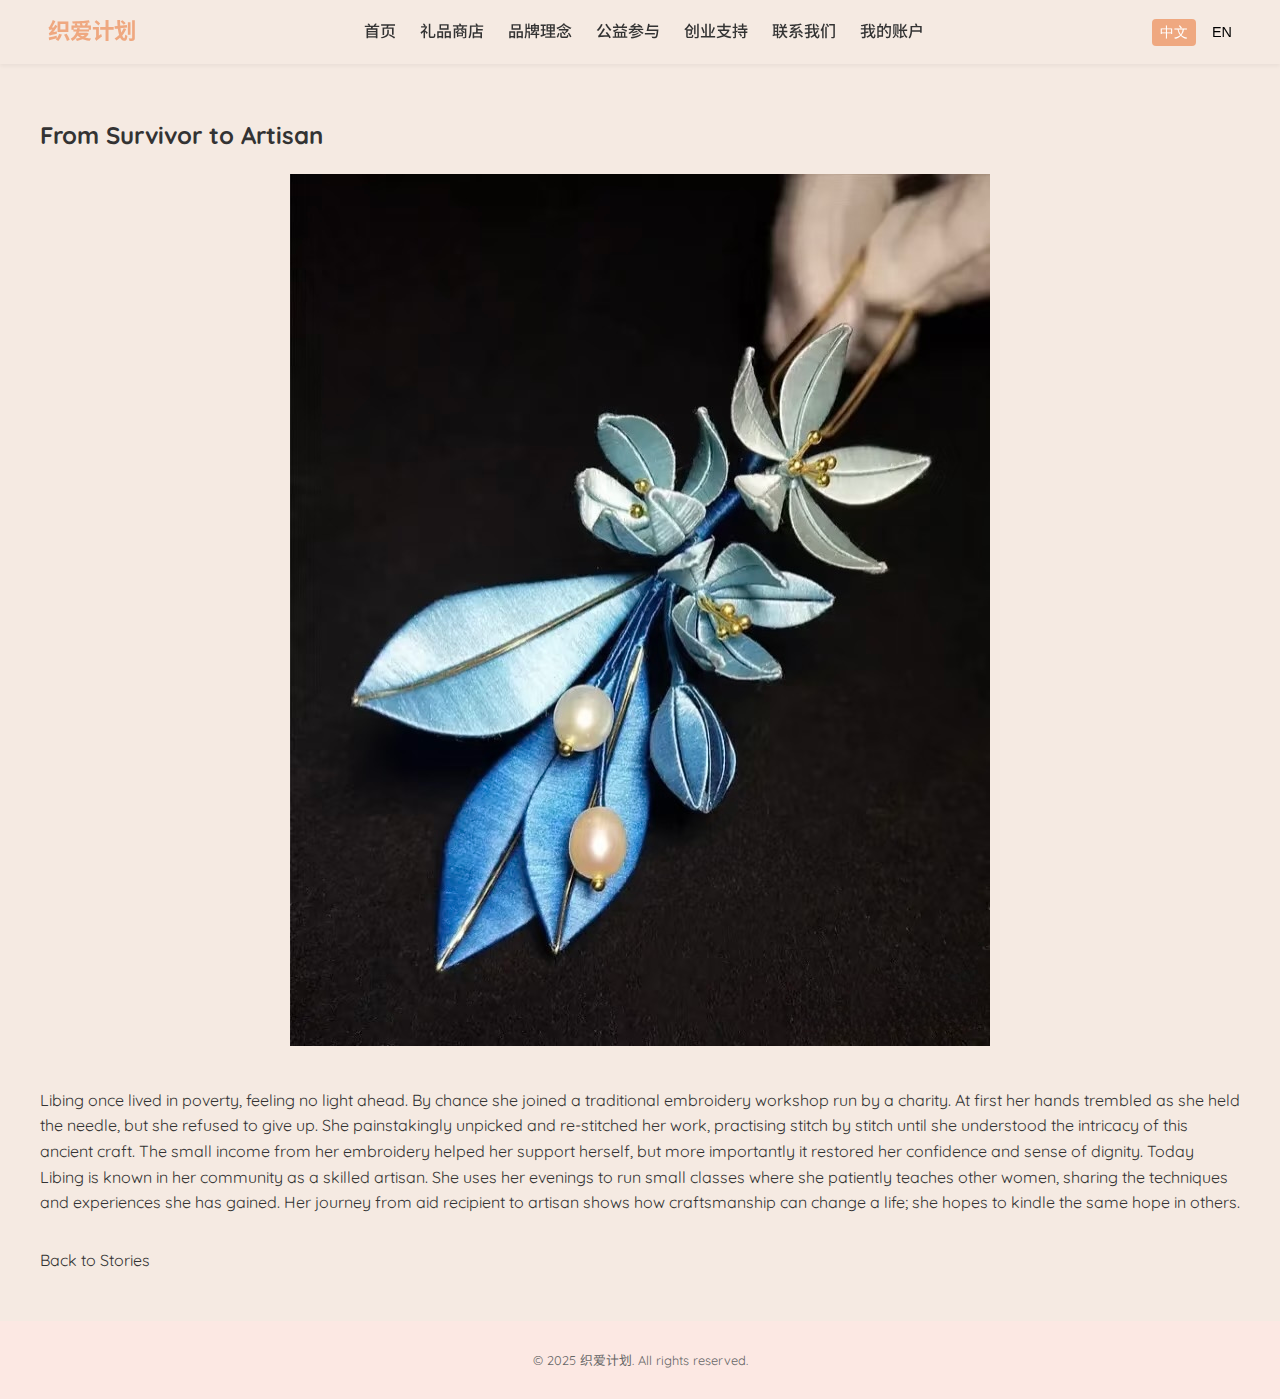
<file: story1.html>
<!DOCTYPE html>
<html>
  <head>
    <meta charset="utf-8">
    <meta name="viewport" content="width=device-width,initial-scale=1">
    <title data-i18n="story1Title">From Survivor to Artisan</title>
    <link rel="stylesheet" href="style.css">
    <link rel="stylesheet" href="https://cdnjs.cloudflare.com/ajax/libs/font-awesome/6.4.0/css/all.min.css" integrity="sha512-XxXf5Z2eKzKMGw5TFO7/XD0y7FPqvFb9uLBPJgJHSbLwYqDhRkCQ0WzSyfNK1vO/NGG+eMlFJY5Z6MfB5p/B3A==" crossorigin="anonymous" referrerpolicy="no-referrer" />
  </head>
  <body class="about">
    <header>
      <div class="nav-container">
        <a href="index.html" class="site-logo"><i class="fa-solid fa-yarn-ball"></i><span data-i18n="siteName">EmpowerHer Crafts</span></a>
        <nav class="nav-links">
          <a href="index.html" data-i18n="navHome">Home</a>
          <a href="shop.html" data-i18n="navShop">Shop</a>
          <a href="about.html" data-i18n="navAbout">About Us</a>
          <a href="impact.html" data-i18n="navImpact">Impact</a>
          <a href="empower.html" data-i18n="navEmpower">EmpowerHer</a>
          <a href="contact.html" data-i18n="navContact">Contact</a>
          <a href="account.html" data-i18n="navAccount">My Account</a>
        </nav>
        <div class="lang-switch">
          <button data-lang="zh">中文</button>
          <button data-lang="en">EN</button>
        </div>
      </div>
    </header>
    <main class="container">
      <article class="story-detail">
        <h2 data-i18n="story1Title">From Survivor to Artisan</h2>
        <img src="assets/story1.jpg" alt="From Survivor to Artisan" style="width:100%;max-width:700px;display:block;margin:auto;">
        <p data-i18n="story1Content" style="white-space:pre-line;margin-top:1rem;">
          Libing once lived in poverty, feeling no light ahead. By chance she joined a traditional embroidery workshop run by a charity. At first her hands trembled as she held the needle, but she refused to give up. She painstakingly unpicked and re‑stitched her work, practising stitch by stitch until she understood the intricacy of this ancient craft. The small income from her embroidery helped her support herself, but more importantly it restored her confidence and sense of dignity. Today Libing is known in her community as a skilled artisan. She uses her evenings to run small classes where she patiently teaches other women, sharing the techniques and experiences she has gained. Her journey from aid recipient to artisan shows how craftsmanship can change a life; she hopes to kindle the same hope in others.
        </p>
        <p style="margin-top:2rem;">
          <a href="about.html#story-grid" class="btn" data-i18n="backToStories">Back to Stories</a>
        </p>
      </article>
    </main>
    <footer>
      <p>&copy; 2025 <span data-i18n="siteName">EmpowerHer Crafts</span>. All rights reserved.</p>
    </footer>
    <script src="script.js"></script>
  </body>
</html>
</file>
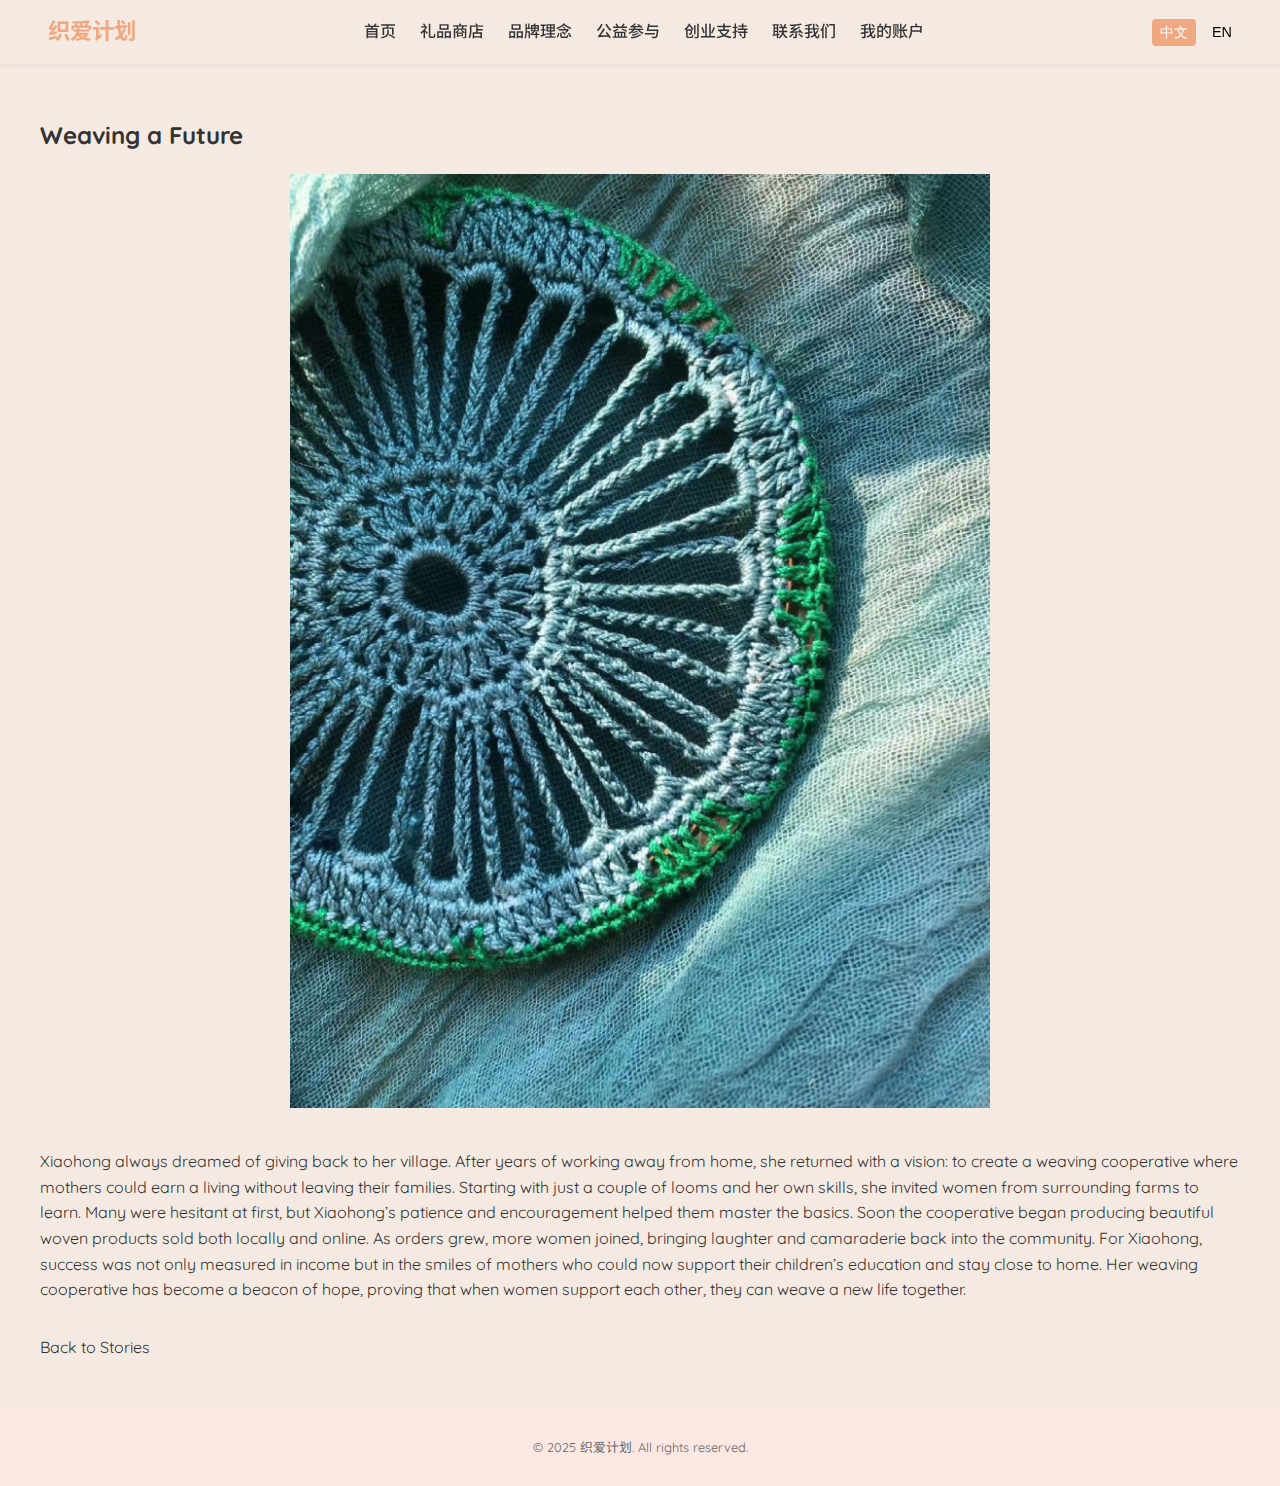
<file: story2.html>
<!DOCTYPE html>
<html>
  <head>
    <meta charset="utf-8">
    <meta name="viewport" content="width=device-width,initial-scale=1">
    <title data-i18n="story2Title">Weaving a Future</title>
    <link rel="stylesheet" href="style.css">
    <link rel="stylesheet" href="https://cdnjs.cloudflare.com/ajax/libs/font-awesome/6.4.0/css/all.min.css" integrity="sha512-XxXf5Z2eKzKMGw5TFO7/XD0y7FPqvFb9uLBPJgJHSbLwYqDhRkCQ0WzSyfNK1vO/NGG+eMlFJY5Z6MfB5p/B3A==" crossorigin="anonymous" referrerpolicy="no-referrer" />
  </head>
  <body class="about">
    <header>
      <div class="nav-container">
        <a href="index.html" class="site-logo"><i class="fa-solid fa-yarn-ball"></i><span data-i18n="siteName">EmpowerHer Crafts</span></a>
        <nav class="nav-links">
          <a href="index.html" data-i18n="navHome">Home</a>
          <a href="shop.html" data-i18n="navShop">Shop</a>
          <a href="about.html" data-i18n="navAbout">About Us</a>
          <a href="impact.html" data-i18n="navImpact">Impact</a>
          <a href="empower.html" data-i18n="navEmpower">EmpowerHer</a>
          <a href="contact.html" data-i18n="navContact">Contact</a>
          <a href="account.html" data-i18n="navAccount">My Account</a>
        </nav>
        <div class="lang-switch">
          <button data-lang="zh">中文</button>
          <button data-lang="en">EN</button>
        </div>
      </div>
    </header>
    <main class="container">
      <article class="story-detail">
        <h2 data-i18n="story2Title">Weaving a Future</h2>
        <img src="assets/story2.jpg" alt="Weaving a Future" style="width:100%;max-width:700px;display:block;margin:auto;">
        <p data-i18n="story2Content" style="white-space:pre-line;margin-top:1rem;">
          Xiaohong always dreamed of giving back to her village. After years of working away from home, she returned with a vision: to create a weaving cooperative where mothers could earn a living without leaving their families. Starting with just a couple of looms and her own skills, she invited women from surrounding farms to learn. Many were hesitant at first, but Xiaohong’s patience and encouragement helped them master the basics. Soon the cooperative began producing beautiful woven products sold both locally and online. As orders grew, more women joined, bringing laughter and camaraderie back into the community. For Xiaohong, success was not only measured in income but in the smiles of mothers who could now support their children’s education and stay close to home. Her weaving cooperative has become a beacon of hope, proving that when women support each other, they can weave a new life together.
        </p>
        <p style="margin-top:2rem;">
          <a href="about.html#story-grid" class="btn" data-i18n="backToStories">Back to Stories</a>
        </p>
      </article>
    </main>
    <footer>
      <p>&copy; 2025 <span data-i18n="siteName">EmpowerHer Crafts</span>. All rights reserved.</p>
    </footer>
    <script src="script.js"></script>
  </body>
</html>
</file>
<file: style.css>
/*
 * Global stylesheet for EmpowerHer Crafts website.
 *
 * The colour palette draws on warm neutrals and soft pastels as
 * recommended in the project brief – beige, dusty pink, bamboo green
 * and warm orange – to convey a feeling of handmade warmth and
 * feminine energy【407956085884721†L18-L19】.  The typography is set in
 * Quicksand and Noto Sans SC for bilingual support.  Layouts are
 * responsive using CSS grid and flexbox.
 */

/* Import Google Fonts for English and Chinese text. */
@import url('https://fonts.googleapis.com/css2?family=Quicksand:wght@400;500;700&family=Noto+Sans+SC:wght@400;500;700&display=swap');

:root {
  /* colour variables */
  --color-primary: #f5eae2; /* soft beige */
  --color-secondary: #fce8e3; /* light rose */
  --color-accent: #a8bfa0;    /* bamboo green */
  --color-highlight: #efa880; /* warm orange */
  --color-text: #333333;
  --color-light-text: #666666;
  --nav-height: 64px;
}

html, body {
  margin: 0;
  padding: 0;
  font-family: 'Quicksand', 'Noto Sans SC', sans-serif;
  line-height: 1.6;
  background-color: var(--color-primary);
  color: var(--color-text);
}

a {
  color: inherit;
  text-decoration: none;
}

ul {
  list-style: none;
  padding: 0;
  margin: 0;
}

header {
  position: sticky;
  top: 0;
  z-index: 1000;
  background-color: var(--color-primary);
  box-shadow: 0 2px 4px rgba(0, 0, 0, 0.05);
}

/* Navigation bar styling */
.nav-container {
  max-width: 1200px;
  margin: 0 auto;
  padding: 0 1rem;
  display: flex;
  align-items: center;
  justify-content: space-between;
  height: var(--nav-height);
}

.site-logo {
  font-weight: 700;
  font-size: 1.4rem;
  color: var(--color-highlight);
  display: flex;
  align-items: center;
}

.site-logo i {
  margin-right: 0.5rem;
}

.nav-links {
  display: flex;
  gap: 1.5rem;
  align-items: center;
}

.nav-links a {
  font-weight: 500;
  transition: color 0.2s;
}

.nav-links a:hover,
.nav-links a.active {
  color: var(--color-highlight);
}

/* Language toggle */
.lang-switch {
  display: flex;
  gap: 0.5rem;
  align-items: center;
}

.lang-switch button {
  background: none;
  border: none;
  font-size: 0.9rem;
  padding: 0.25rem 0.5rem;
  cursor: pointer;
  border-radius: 4px;
  transition: background-color 0.2s;
}

.lang-switch button.active {
  background-color: var(--color-highlight);
  color: white;
}

/* General container */
.container {
  max-width: 1200px;
  margin: 0 auto;
  padding: 2rem 1rem;
}

/* Hero section */
.hero {
  position: relative;
  /* Use new blue‑green weaving‑inspired background that coordinates with product images */
  background-image: url('assets/banner-coord3.jpg');
  background-size: cover;
  background-position: center;
  color: #422c2b;
  display: flex;
  align-items: center;
  justify-content: center;
  text-align: center;
  height: 60vh;
  padding: 2rem 1rem;
}

.hero-overlay {
  position: absolute;
  top: 0;
  left: 0;
  width: 100%;
  height: 100%;
  background: rgba(255, 255, 255, 0.4);
  backdrop-filter: blur(2px);
}

.hero-content {
  position: relative;
  max-width: 700px;
}

.hero h1 {
  font-size: 2.5rem;
  margin-bottom: 1rem;
  font-weight: 700;
}

.hero p {
  font-size: 1.2rem;
  margin-bottom: 2rem;
}

.cta-buttons {
  display: flex;
  gap: 1rem;
  justify-content: center;
  flex-wrap: wrap;
}

.cta-buttons a {
  padding: 0.75rem 1.5rem;
  border-radius: 30px;
  font-weight: 600;
  color: white;
  background-color: var(--color-highlight);
  transition: background-color 0.2s;
}

.cta-buttons a.secondary {
  background-color: var(--color-accent);
}

.cta-buttons a:hover {
  filter: brightness(0.9);
}

/* Product cards grid */
.product-grid {
  display: grid;
  grid-template-columns: repeat(auto-fit, minmax(240px, 1fr));
  gap: 1.5rem;
}

.product-card {
  background-color: var(--color-secondary);
  border-radius: 8px;
  overflow: hidden;
  box-shadow: 0 2px 6px rgba(0, 0, 0, 0.06);
  display: flex;
  flex-direction: column;
  height: 100%;
}

.product-card img {
  width: 100%;
  object-fit: cover;
  height: 180px;
}

.product-card .card-body {
  padding: 1rem;
  flex: 1;
  display: flex;
  flex-direction: column;
}

.product-card h3 {
  margin: 0 0 0.5rem;
  font-size: 1.1rem;
  font-weight: 600;
}

.product-card p {
  flex: 1;
  font-size: 0.9rem;
  color: var(--color-light-text);
}

.product-card .price {
  font-weight: 700;
  margin-top: 0.5rem;
}

.product-card a {
  margin-top: 0.8rem;
  align-self: flex-start;
  padding: 0.5rem 1rem;
  background-color: var(--color-highlight);
  color: white;
  border-radius: 20px;
  font-size: 0.9rem;
  font-weight: 600;
  transition: filter 0.2s;
}

.product-card a:hover {
  filter: brightness(0.92);
}

/* Buttons inside product cards (e.g. detail page) should inherit
   the same styling as links for consistency. */
.product-card button {
  margin-top: 0.8rem;
  align-self: flex-start;
  padding: 0.5rem 1rem;
  background-color: var(--color-highlight);
  color: white;
  border: none;
  border-radius: 20px;
  font-size: 0.9rem;
  font-weight: 600;
  cursor: pointer;
  transition: filter 0.2s;
}

.product-card button:hover {
  filter: brightness(0.92);
}

/* Filter section */
.filters {
  margin-bottom: 1.5rem;
  display: flex;
  flex-wrap: wrap;
  gap: 1rem;
  background-color: var(--color-secondary);
  padding: 1rem;
  border-radius: 8px;
}

.filters label {
  font-weight: 600;
  margin-right: 0.5rem;
}

.filters select,
.filters input[type="number"],
.filters input[type="range"] {
  padding: 0.25rem 0.5rem;
  border-radius: 4px;
  border: 1px solid #ccc;
  font-family: inherit;
}

/* Story cards */
.story-section {
  margin-top: 3rem;
}

.story-grid {
  display: grid;
  grid-template-columns: repeat(auto-fit, minmax(260px, 1fr));
  gap: 1.5rem;
}

.story-card {
  background-color: var(--color-secondary);
  border-radius: 8px;
  overflow: hidden;
  box-shadow: 0 2px 6px rgba(0, 0, 0, 0.06);
}

.story-card img {
  width: 100%;
  height: 160px;
  object-fit: cover;
}

.story-card .card-body {
  padding: 1rem;
}

.story-card h4 {
  margin-top: 0;
  margin-bottom: 0.5rem;
  font-weight: 600;
}

/* Testimonials */
.testimonials {
  margin-top: 3rem;
}

.testimonial-item {
  background-color: var(--color-secondary);
  padding: 1rem;
  border-radius: 8px;
  margin-bottom: 1rem;
  box-shadow: 0 1px 4px rgba(0, 0, 0, 0.05);
}

.testimonial-item .stars {
  color: var(--color-highlight);
  margin-bottom: 0.5rem;
}

/* About page */
.about-section {
  margin-bottom: 2rem;
}

.about-section h2 {
  font-size: 1.6rem;
  margin-bottom: 0.5rem;
  color: var(--color-highlight);
}

.about-section p {
  font-size: 1rem;
  margin-bottom: 1rem;
  color: var(--color-text);
}

.achievements {
  display: flex;
  flex-wrap: wrap;
  gap: 2rem;
  margin-top: 1.5rem;
}

.achievement {
  flex: 1;
  min-width: 200px;
  background-color: var(--color-secondary);
  padding: 1rem;
  border-radius: 8px;
  text-align: center;
  box-shadow: 0 2px 6px rgba(0, 0, 0, 0.05);
}

.achievement h3 {
  margin: 0;
  font-size: 2rem;
  color: var(--color-highlight);
}

.achievement p {
  margin: 0.2rem 0 0;
  color: var(--color-light-text);
  font-size: 0.9rem;
}

/* Impact page */
.impact-overview {
  display: grid;
  grid-template-columns: repeat(auto-fit, minmax(200px, 1fr));
  gap: 1rem;
  margin-bottom: 2rem;
}

.impact-card {
  background-color: var(--color-secondary);
  border-radius: 8px;
  padding: 1rem;
  text-align: center;
  box-shadow: 0 2px 6px rgba(0,0,0,0.05);
}

.impact-card h3 {
  margin: 0;
  font-size: 1.8rem;
  color: var(--color-highlight);
}

.impact-card p {
  margin: 0.3rem 0 0;
  font-size: 0.9rem;
  color: var(--color-light-text);
}

.chart-container {
  width: 100%;
  max-width: 600px;
  margin: 0 auto;
}

/* Empower page */
.training-list {
  display: grid;
  grid-template-columns: repeat(auto-fit, minmax(260px, 1fr));
  gap: 1.5rem;
  margin-top: 1rem;
}

.training-item {
  background-color: var(--color-secondary);
  border-radius: 8px;
  padding: 1rem;
  box-shadow: 0 2px 6px rgba(0, 0, 0, 0.05);
}

.training-item h4 {
  margin: 0;
  font-size: 1.1rem;
}

.training-item p {
  margin: 0.5rem 0 0;
  font-size: 0.9rem;
  color: var(--color-light-text);
}

/* Contact / Join page */
.contact-form {
  max-width: 600px;
  margin: 0 auto;
  display: flex;
  flex-direction: column;
  gap: 1rem;
}

.contact-form input,
.contact-form textarea {
  padding: 0.75rem;
  border-radius: 4px;
  border: 1px solid #ccc;
  font-family: inherit;
}

.contact-form button {
  padding: 0.75rem;
  border: none;
  border-radius: 4px;
  background-color: var(--color-highlight);
  color: white;
  font-weight: 600;
  cursor: pointer;
  transition: filter 0.2s;
}

.contact-form button:hover {
  filter: brightness(0.9);
}

/* Account page */
.account-container {
  max-width: 500px;
  margin: 0 auto;
  background-color: var(--color-secondary);
  padding: 2rem;
  border-radius: 8px;
  box-shadow: 0 2px 6px rgba(0,0,0,0.05);
}

.account-container h2 {
  margin-top: 0;
  color: var(--color-highlight);
}

.account-form {
  display: flex;
  flex-direction: column;
  gap: 1rem;
}

.account-form input {
  padding: 0.75rem;
  border: 1px solid #ccc;
  border-radius: 4px;
  font-family: inherit;
}

.account-form button {
  padding: 0.75rem;
  border: none;
  border-radius: 4px;
  background-color: var(--color-highlight);
  color: white;
  font-weight: 600;
  cursor: pointer;
  transition: filter 0.2s;
}

.account-form button:hover {
  filter: brightness(0.9);
}

/* Footer */
footer {
  background-color: var(--color-secondary);
  padding: 1rem;
  text-align: center;
  font-size: 0.8rem;
  color: var(--color-light-text);
}
</file>
